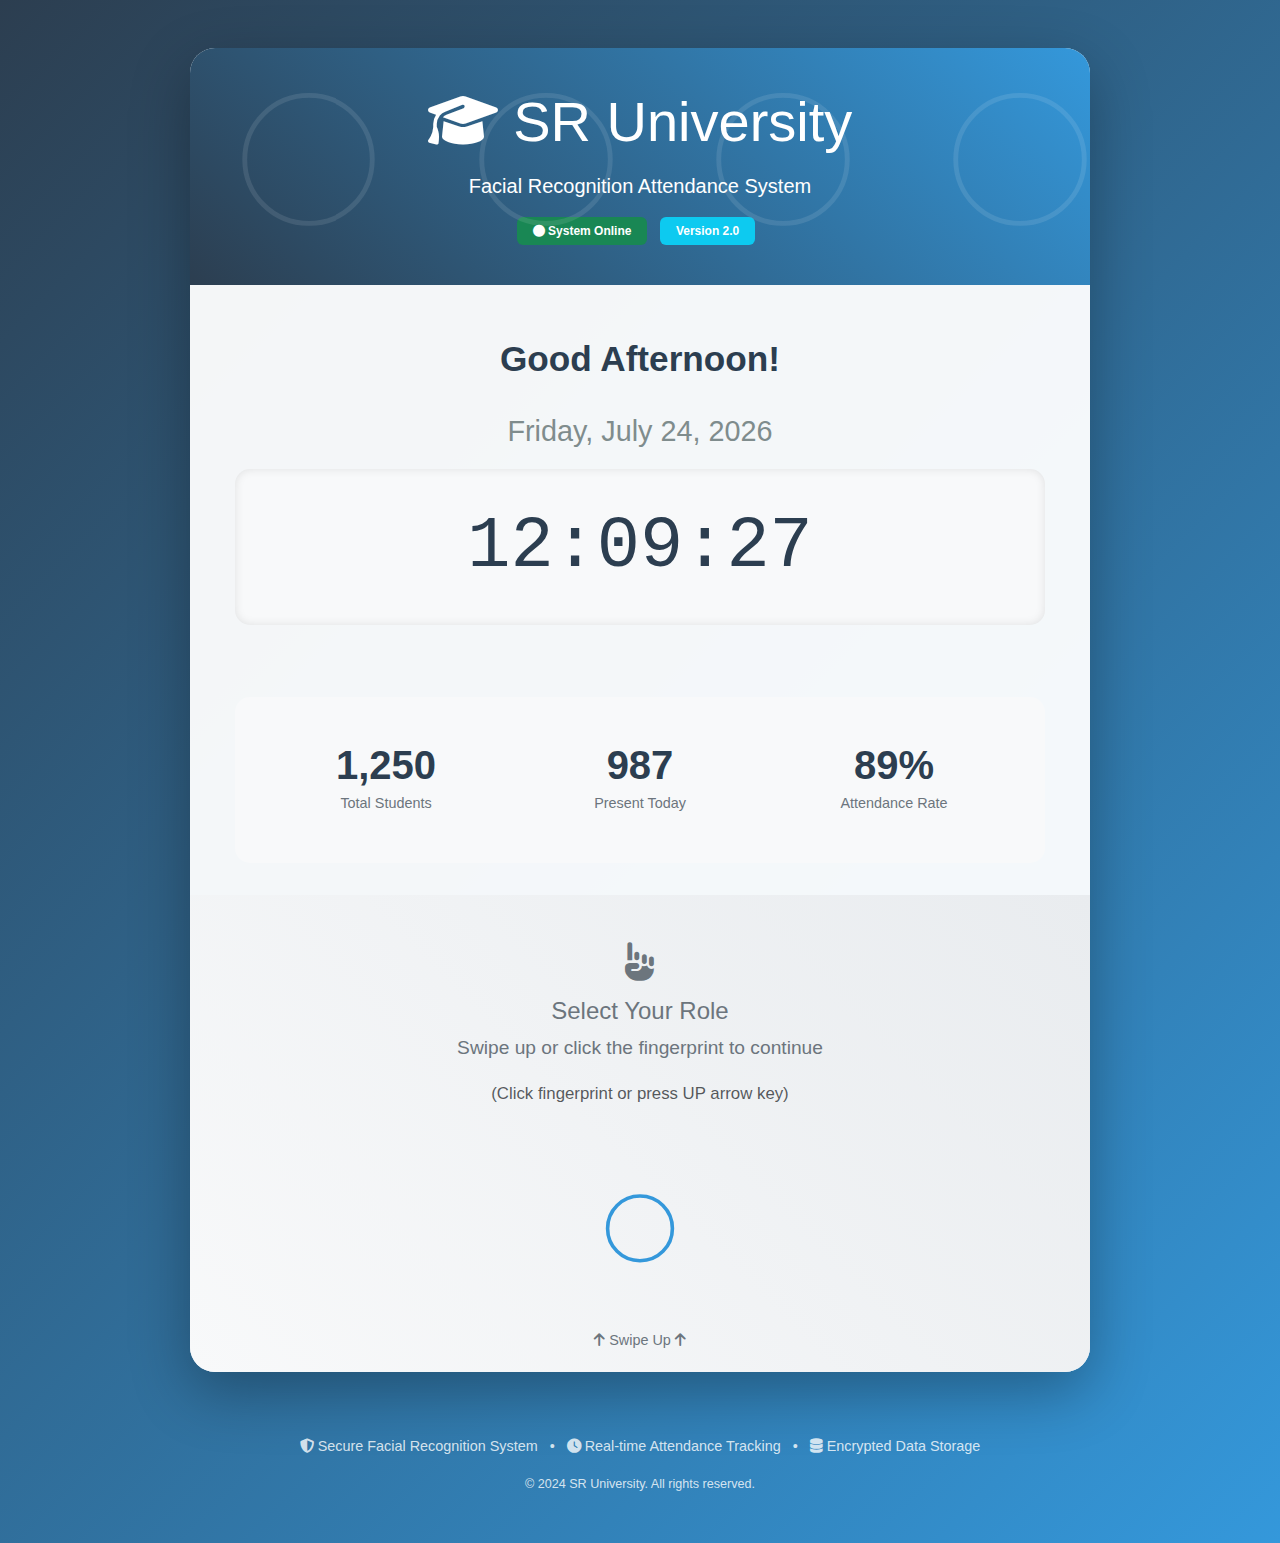
<file: templates/index.html>
<!DOCTYPE html>
<html lang="en">
<head>
    <meta charset="UTF-8">
    <meta name="viewport" content="width=device-width, initial-scale=1.0">
    <title>Face Attendance System - SR University</title>
    <link href="https://cdn.jsdelivr.net/npm/bootstrap@5.1.3/dist/css/bootstrap.min.css" rel="stylesheet">
    <link rel="stylesheet" href="https://cdnjs.cloudflare.com/ajax/libs/font-awesome/6.4.0/css/all.min.css">
    <style>
        body {
            background: linear-gradient(135deg, #2c3e50 0%, #3498db 100%);
            min-height: 100vh;
            font-family: 'Segoe UI', Tahoma, Geneva, Verdana, sans-serif;
            overflow-x: hidden;
        }
        
        .welcome-container {
            background: rgba(255, 255, 255, 0.95);
            border-radius: 25px;
            box-shadow: 0 20px 60px rgba(0, 0, 0, 0.3);
            overflow: hidden;
            margin: 2rem auto;
            max-width: 900px;
        }
        
        .university-header {
            background: linear-gradient(45deg, #2c3e50, #3498db);
            color: white;
            padding: 2.5rem;
            text-align: center;
            position: relative;
            overflow: hidden;
        }
        
        .university-header::before {
            content: '';
            position: absolute;
            top: 0;
            left: 0;
            right: 0;
            bottom: 0;
            background: url('data:image/svg+xml,<svg xmlns="http://www.w3.org/2000/svg" viewBox="0 0 100 100" opacity="0.1"><path d="M50,20 C65,20 77,32 77,47 C77,62 65,74 50,74 C35,74 23,62 23,47 C23,32 35,20 50,20" fill="none" stroke="white" stroke-width="2"/></svg>') repeat;
        }
        
        .time-display {
            font-size: 4.5rem;
            font-weight: 300;
            color: #2c3e50;
            text-align: center;
            padding: 1.5rem;
            font-family: 'Courier New', monospace;
            background: #f8f9fa;
            border-radius: 15px;
            margin: 1rem auto;
            width: 90%;
            box-shadow: inset 0 0 10px rgba(0,0,0,0.1);
        }
        
        .date-display {
            font-size: 1.8rem;
            color: #7f8c8d;
            text-align: center;
            margin-bottom: 1rem;
            font-weight: 500;
        }
        
        .greeting {
            font-size: 2.2rem;
            color: #2c3e50;
            text-align: center;
            margin: 1.5rem 0;
            font-weight: 600;
        }
        
        .swipe-section {
            background: linear-gradient(45deg, #f8f9fa, #e9ecef);
            padding: 3rem 2rem;
            position: relative;
            min-height: 300px;
            display: flex;
            flex-direction: column;
            align-items: center;
            justify-content: center;
        }
        
        .swipe-instruction {
            text-align: center;
            color: #6c757d;
            margin-bottom: 2rem;
            animation: pulse 2s infinite;
            font-size: 1.2rem;
        }
        
        @keyframes pulse {
            0% { opacity: 0.7; transform: translateY(0); }
            50% { opacity: 1; transform: translateY(-5px); }
            100% { opacity: 0.7; transform: translateY(0); }
        }
        
        .fingerprint-animation {
            width: 120px;
            height: 120px;
            margin: 2rem auto;
            position: relative;
        }
        
        .fingerprint {
            width: 100%;
            height: 100%;
            background: url("data:image/svg+xml,%3Csvg xmlns='http://www.w3.org/2000/svg' viewBox='0 0 100 100'%3E%3Cpath d='M50,20 C65,20 77,32 77,47 C77,62 65,74 50,74 C35,74 23,62 23,47 C23,32 35,20 50,20' fill='none' stroke='%233498db' stroke-width='3'/%3E%3C/svg%3E") no-repeat center;
            animation: scan 2s infinite ease-in-out;
        }
        
        @keyframes scan {
            0% { transform: translateY(0) scale(1); opacity: 0.5; }
            50% { transform: translateY(20px) scale(1.1); opacity: 1; }
            100% { transform: translateY(0) scale(1); opacity: 0.5; }
        }
        
        .role-selection {
            display: none;
            padding: 3rem 2rem;
            background: white;
            text-align: center;
            animation: fadeIn 0.5s ease-out;
        }
        
        @keyframes fadeIn {
            from { opacity: 0; transform: translateY(20px); }
            to { opacity: 1; transform: translateY(0); }
        }
        
        .role-card {
            background: white;
            border-radius: 20px;
            padding: 3rem 2rem;
            margin: 1.5rem;
            cursor: pointer;
            transition: all 0.4s;
            border: 3px solid transparent;
            box-shadow: 0 15px 35px rgba(0, 0, 0, 0.1);
            position: relative;
            overflow: hidden;
        }
        
        .role-card::before {
            content: '';
            position: absolute;
            top: 0;
            left: 0;
            right: 0;
            height: 5px;
            background: linear-gradient(90deg, transparent, currentColor, transparent);
            opacity: 0;
            transition: opacity 0.3s;
        }
        
        .role-card:hover::before {
            opacity: 1;
        }
        
        .role-card:hover {
            transform: translateY(-15px) scale(1.03);
            box-shadow: 0 25px 50px rgba(0, 0, 0, 0.15);
        }
        
        .role-card.student:hover {
            border-color: #3498db;
        }
        
        .role-card.teacher:hover {
            border-color: #2ecc71;
        }
        
        .role-icon {
            font-size: 5rem;
            margin-bottom: 1.5rem;
            transition: transform 0.3s;
        }
        
        .role-card:hover .role-icon {
            transform: scale(1.1);
        }
        
        .role-card.student .role-icon {
            color: #3498db;
        }
        
        .role-card.teacher .role-icon {
            color: #2ecc71;
        }
        
        .stats-grid {
            display: grid;
            grid-template-columns: repeat(3, 1fr);
            gap: 1rem;
            padding: 2rem;
            background: #f8f9fa;
            border-radius: 15px;
            margin: 2rem auto;
            width: 90%;
        }
        
        .stat-item {
            text-align: center;
            padding: 1rem;
        }
        
        .stat-number {
            font-size: 2.5rem;
            font-weight: bold;
            color: #2c3e50;
            line-height: 1;
        }
        
        .stat-label {
            color: #6c757d;
            font-size: 0.9rem;
            margin-top: 0.5rem;
        }
        
        .footer {
            text-align: center;
            padding: 2rem;
            color: rgba(255, 255, 255, 0.8);
            font-size: 0.9rem;
        }
        
        .swipe-hint {
            position: absolute;
            bottom: 20px;
            left: 0;
            right: 0;
            text-align: center;
            color: #6c757d;
            font-size: 0.9rem;
        }
        
        .swipe-area {
            position: absolute;
            top: 0;
            left: 0;
            width: 100%;
            height: 100%;
            cursor: pointer;
            z-index: 10;
        }
        
        .mobile-only {
            display: none;
        }
        
        @media (max-width: 768px) {
            .time-display {
                font-size: 3rem;
            }
            
            .date-display {
                font-size: 1.4rem;
            }
            
            .greeting {
                font-size: 1.8rem;
            }
            
            .stats-grid {
                grid-template-columns: 1fr;
                gap: 0.5rem;
            }
            
            .mobile-only {
                display: block;
            }
            
            .desktop-only {
                display: none;
            }
        }
    </style>
</head>
<body>
    <div class="container-fluid py-3">
        <div class="welcome-container">
            <!-- University Header -->
            <div class="university-header">
                <h1 class="display-4 mb-3"><i class="fas fa-graduation-cap"></i> SR University</h1>
                <p class="lead mb-0">Facial Recognition Attendance System</p>
                <div class="mt-3">
                    <span class="badge bg-success px-3 py-2">
                        <i class="fas fa-circle"></i> System Online
                    </span>
                    <span class="badge bg-info px-3 py-2 mx-2">
                        Version 2.0
                    </span>
                </div>
            </div>
            
            <!-- Welcome & Time Section -->
            <div class="text-center py-4">
                <div class="greeting" id="greeting">Welcome to Campus!</div>
                <div class="date-display" id="currentDate">Monday, January 1, 2024</div>
                <div class="time-display" id="currentTime">00:00:00</div>
            </div>
            
            <!-- Statistics -->
            <div class="stats-grid">
                <div class="stat-item">
                    <div class="stat-number" id="totalStudents">0</div>
                    <div class="stat-label">Total Students</div>
                </div>
                <div class="stat-item">
                    <div class="stat-number" id="presentToday">0</div>
                    <div class="stat-label">Present Today</div>
                </div>
                <div class="stat-item">
                    <div class="stat-number" id="attendanceRate">0%</div>
                    <div class="stat-label">Attendance Rate</div>
                </div>
            </div>
            
            <!-- Swipe Area -->
            <div class="swipe-section" id="swipeSection">
                <div class="swipe-instruction">
                    <i class="fas fa-hand-point-up fa-2x mb-3"></i>
                    <h4>Select Your Role</h4>
                    <p>Swipe up or click the fingerprint to continue</p>
                    <small class="text-muted mobile-only">(Touch and swipe up on screen)</small>
                    <small class="text-muted desktop-only">(Click fingerprint or press UP arrow key)</small>
                </div>
                
                <div class="fingerprint-animation">
                    <div class="fingerprint" id="fingerprint"></div>
                </div>
                
                <div class="swipe-hint">
                    <i class="fas fa-arrow-up"></i> Swipe Up <i class="fas fa-arrow-up"></i>
                </div>
                
                <!-- Hidden swipe area -->
                <div class="swipe-area" id="swipeArea"></div>
            </div>
            
            <!-- Role Selection (Hidden Initially) -->
            <div class="role-selection" id="roleSelection">
                <h2 class="mb-4">Choose Your Portal</h2>
                <p class="text-muted mb-5">Select your role to access the appropriate system</p>
                
                <div class="row justify-content-center">
                    <div class="col-md-5">
                        <div class="role-card student" onclick="selectRole('student_menu')">
                            <div class="role-icon">
                                <i class="fas fa-user-graduate"></i>
                            </div>
                            <h3>Student</h3>
                            <p class="text-muted">Portal or Quick Attendance</p>
                            <div class="mt-4">
                                <span class="badge bg-primary">Face Recognition</span>
                                <span class="badge bg-info mx-1">Auto Attendance</span>
                                <span class="badge bg-success">Digital Receipt</span>
                            </div>
                        </div>
                    </div>
                    
                    <div class="col-md-5">
                        <div class="role-card teacher" onclick="selectRole('teacher')">
                            <div class="role-icon">
                                <i class="fas fa-chalkboard-teacher"></i>
                            </div>
                            <h3>Teacher Portal</h3>
                            <p class="text-muted">Manage sections, track attendance, generate reports</p>
                            <div class="mt-4">
                                <span class="badge bg-warning">Section Management</span>
                                <span class="badge bg-danger mx-1">Attendance Tracking</span>
                                <span class="badge bg-secondary">Analytics</span>
                            </div>
                        </div>
                    </div>
                </div>
                
                <div class="mt-5">
                    <button class="btn btn-outline-secondary" onclick="resetSelection()">
                        <i class="fas fa-redo"></i> Try Again
                    </button>
                    <div class="mt-3">
                        <small class="text-muted">
                            <i class="fas fa-info-circle"></i>
                            For assistance, contact IT Support - Room 101
                        </small>
                    </div>
                </div>
            </div>
        </div>
        
        <!-- Footer -->
        <div class="footer">
            <p>
                <i class="fas fa-shield-alt"></i> Secure Facial Recognition System 
                <span class="mx-2">•</span>
                <i class="fas fa-clock"></i> Real-time Attendance Tracking
                <span class="mx-2">•</span>
                <i class="fas fa-database"></i> Encrypted Data Storage
            </p>
            <small>© 2024 SR University. All rights reserved.</small>
        </div>
    </div>

    <script src="https://code.jquery.com/jquery-3.6.0.min.js"></script>
    <script src="https://cdn.jsdelivr.net/npm/bootstrap@5.1.3/dist/js/bootstrap.bundle.min.js"></script>
    
    <script>
        // Update time and date
        function updateDateTime() {
            const now = new Date();
            const hour = now.getHours();
            
            // Update greeting based on time
            let greeting = "Welcome to Campus!";
            if (hour < 12) greeting = "Good Morning!";
            else if (hour < 18) greeting = "Good Afternoon!";
            else greeting = "Good Evening!";
            
            document.getElementById('greeting').textContent = greeting;
            
            // Update time
            const timeString = now.toLocaleTimeString('en-US', {hour12: false});
            document.getElementById('currentTime').textContent = timeString;
            
            // Update date
            const dateOptions = { 
                weekday: 'long', 
                year: 'numeric', 
                month: 'long', 
                day: 'numeric' 
            };
            const dateString = now.toLocaleDateString('en-US', dateOptions);
            document.getElementById('currentDate').textContent = dateString;
        }
        
        // Update every second
        setInterval(updateDateTime, 1000);
        updateDateTime();
        
        // Load statistics
        function loadStatistics() {
            // Demo statistics (replace with real API call)
            document.getElementById('totalStudents').textContent = '1,250';
            document.getElementById('presentToday').textContent = '987';
            document.getElementById('attendanceRate').textContent = '89%';
            
            // Real API call (uncomment when backend is ready)
            /*
            fetch('/api/stats')
                .then(response => response.json())
                .then(data => {
                    document.getElementById('totalStudents').textContent = data.total_students || '0';
                    document.getElementById('presentToday').textContent = data.present_today || '0';
                    document.getElementById('attendanceRate').textContent = data.attendance_rate || '0%';
                })
                .catch(error => {
                    console.error('Error loading statistics:', error);
                });
            */
        }
        
        // Load stats on page load
        window.addEventListener('load', loadStatistics);
        
        // Role selection functions
        function selectRole(role) {
            if (role === 'student_menu') {
                showStudentMenu();
            } else if (role === 'teacher') {
                window.location.href = '/teacher_login';
            } else if (role === 'student_portal') {
                window.location.href = '/student_portal';
            } else if (role === 'attendance') {
                window.location.href = '/student_scan';
            }
        }
        
        function showStudentMenu() {
            // Show modal with Student Portal and Attendance options
            const menuHtml = `
                <div class="modal fade" id="studentMenu" tabindex="-1" style="display: flex !important; align-items: center; justify-content: center;">
                    <div class="modal-dialog modal-dialog-centered">
                        <div class="modal-content" style="border-radius: 15px; box-shadow: 0 10px 40px rgba(0,0,0,0.2);">
                            <div class="modal-header" style="border-bottom: 2px solid #6c63ff; padding: 20px;">
                                <h5 class="modal-title" style="font-weight: 600; color: #333;">Student Menu</h5>
                                <button type="button" class="btn-close" onclick="closeStudentMenu()"></button>
                            </div>
                            <div class="modal-body" style="padding: 30px;">
                                <div class="row g-3">
                                    <div class="col-12">
                                        <button class="btn btn-primary w-100 py-3" onclick="selectRole('student_portal')" style="font-size: 16px; border-radius: 10px;">
                                            <i class="fas fa-sign-in-alt"></i> Student Portal
                                        </button>
                                        <small class="text-muted d-block mt-2">Login/Register and check your profile</small>
                                    </div>
                                    <div class="col-12">
                                        <button class="btn btn-success w-100 py-3" onclick="selectRole('attendance')" style="font-size: 16px; border-radius: 10px;">
                                            <i class="fas fa-camera"></i> Quick Attendance
                                        </button>
                                        <small class="text-muted d-block mt-2">Scan your face for immediate attendance check-in</small>
                                    </div>
                                </div>
                            </div>
                        </div>
                    </div>
                </div>
            `;
            
            // Remove old menu if exists
            const oldMenu = document.getElementById('studentMenu');
            if (oldMenu) oldMenu.remove();
            
            document.body.insertAdjacentHTML('beforeend', menuHtml);
            document.getElementById('studentMenu').style.display = 'flex';
        }
        
        function closeStudentMenu() {
            const menu = document.getElementById('studentMenu');
            if (menu) menu.remove();
        }
        
        function resetSelection() {
            document.getElementById('roleSelection').style.display = 'none';
            document.getElementById('swipeSection').style.display = 'flex';
        }
        
        // Swipe detection
        document.addEventListener('DOMContentLoaded', function() {
            const swipeArea = document.getElementById('swipeArea');
            const fingerprint = document.getElementById('fingerprint');
            let startY = 0;
            let isSwiping = false;
            
            // Touch events for mobile
            swipeArea.addEventListener('touchstart', function(e) {
                startY = e.touches[0].clientY;
                isSwiping = true;
                fingerprint.style.animation = 'none';
            });
            
            swipeArea.addEventListener('touchmove', function(e) {
                if (!isSwiping) return;
                
                const currentY = e.touches[0].clientY;
                const swipeDistance = startY - currentY;
                
                // Visual feedback
                if (swipeDistance > 0) {
                    const progress = Math.min(swipeDistance / 100, 1);
                    fingerprint.style.transform = `translateY(${progress * 50}px) scale(${1 + progress * 0.2})`;
                }
            });
            
            swipeArea.addEventListener('touchend', function(e) {
                if (!isSwiping) return;
                
                const endY = e.changedTouches[0].clientY;
                const swipeDistance = startY - endY;
                
                if (swipeDistance > 50) {
                    showRoleSelection();
                }
                
                isSwiping = false;
                fingerprint.style.animation = 'scan 2s infinite ease-in-out';
                fingerprint.style.transform = 'translateY(0) scale(1)';
            });
            
            // Mouse events for desktop
            swipeArea.addEventListener('mousedown', function(e) {
                startY = e.clientY;
                isSwiping = true;
                fingerprint.style.animation = 'none';
            });
            
            swipeArea.addEventListener('mousemove', function(e) {
                if (!isSwiping) return;
                
                const currentY = e.clientY;
                const swipeDistance = startY - currentY;
                
                if (swipeDistance > 0) {
                    const progress = Math.min(swipeDistance / 100, 1);
                    fingerprint.style.transform = `translateY(${progress * 50}px) scale(${1 + progress * 0.2})`;
                }
            });
            
            swipeArea.addEventListener('mouseup', function(e) {
                if (!isSwiping) return;
                
                const endY = e.clientY;
                const swipeDistance = startY - endY;
                
                if (swipeDistance > 50) {
                    showRoleSelection();
                }
                
                isSwiping = false;
                fingerprint.style.animation = 'scan 2s infinite ease-in-out';
                fingerprint.style.transform = 'translateY(0) scale(1)';
            });
            
            // Click on fingerprint
            fingerprint.addEventListener('click', showRoleSelection);
            
            // Keyboard support
            document.addEventListener('keydown', function(e) {
                if (e.key === 'ArrowUp') {
                    showRoleSelection();
                }
                if (e.key === '1' || e.key === 's') {
                    selectRole('student');
                }
                if (e.key === '2' || e.key === 't') {
                    selectRole('teacher');
                }
            });
            
            function showRoleSelection() {
                document.getElementById('swipeSection').style.display = 'none';
                document.getElementById('roleSelection').style.display = 'block';
                
                // Add entrance animation
                const roleCards = document.querySelectorAll('.role-card');
                roleCards.forEach((card, index) => {
                    card.style.opacity = '0';
                    card.style.transform = 'translateY(30px)';
                    
                    setTimeout(() => {
                        card.style.transition = 'all 0.5s ease-out';
                        card.style.opacity = '1';
                        card.style.transform = 'translateY(0)';
                    }, index * 200);
                });
            }
            
            // Auto-show role selection after 10 seconds (for demo)
            setTimeout(() => {
                if (document.getElementById('swipeSection').style.display !== 'none') {
                    showRoleSelection();
                }
            }, 10000);
        });
    </script>
</body>
</html>
</file>
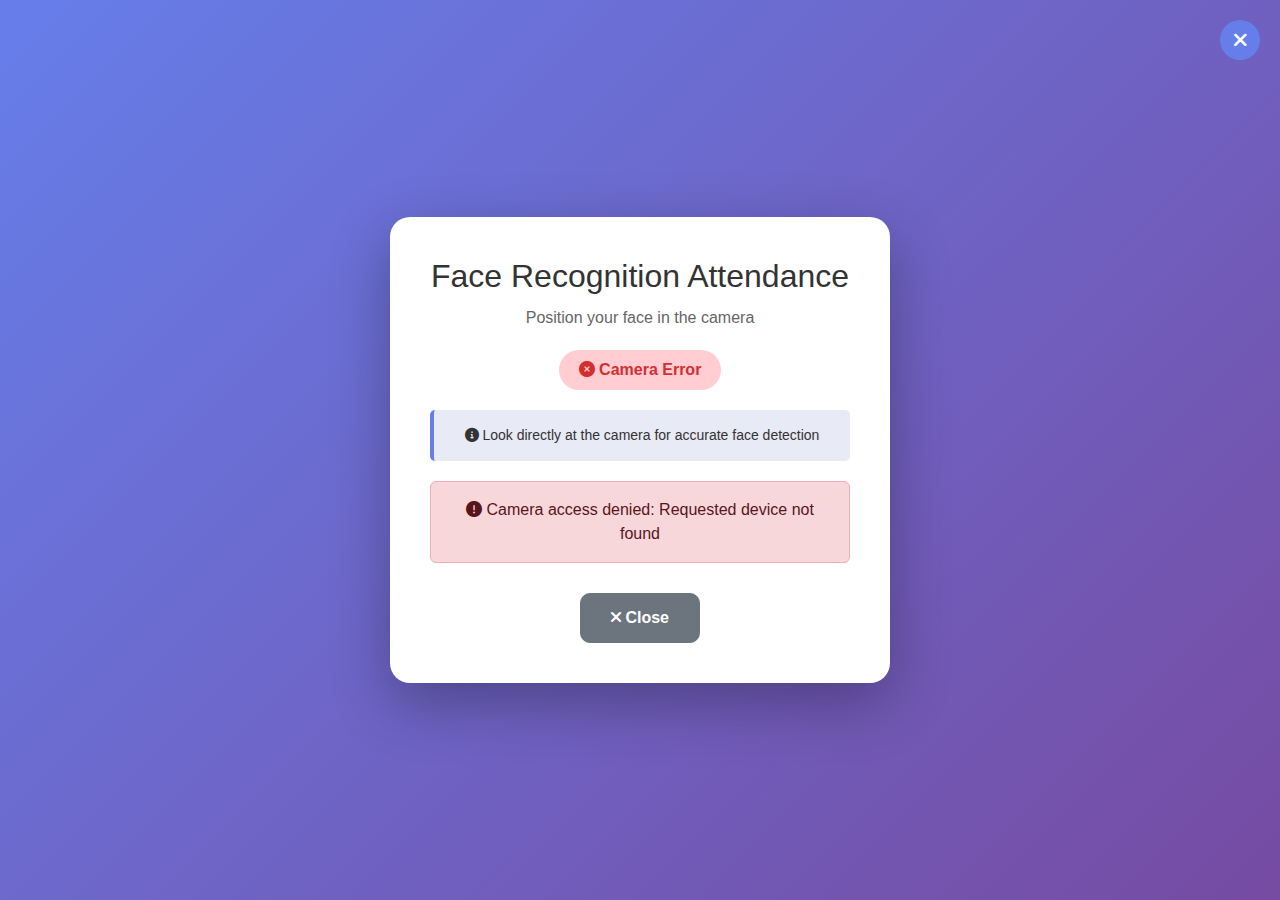
<file: templates/student_scan.html>
<!DOCTYPE html>
<html lang="en">
<head>
    <meta charset="UTF-8">
    <meta name="viewport" content="width=device-width, initial-scale=1.0">
    <title>Student Attendance - Face Scan</title>
    <link href="https://cdn.jsdelivr.net/npm/bootstrap@5.1.3/dist/css/bootstrap.min.css" rel="stylesheet">
    <link href="https://cdnjs.cloudflare.com/ajax/libs/font-awesome/6.0.0/css/all.min.css" rel="stylesheet">
    <style>
        * {
            margin: 0;
            padding: 0;
            box-sizing: border-box;
        }
        
        body {
            background: linear-gradient(135deg, #667eea 0%, #764ba2 100%);
            min-height: 100vh;
            display: flex;
            align-items: center;
            justify-content: center;
            font-family: 'Segoe UI', Tahoma, Geneva, Verdana, sans-serif;
        }
        
        .scan-container {
            background: white;
            border-radius: 20px;
            box-shadow: 0 20px 60px rgba(0, 0, 0, 0.3);
            padding: 40px;
            max-width: 500px;
            width: 100%;
        }
        
        .camera-section {
            text-align: center;
            margin-bottom: 30px;
        }
        
        .camera-feed {
            width: 100%;
            height: 400px;
            background: #000;
            border-radius: 15px;
            display: none;
            position: relative;
            overflow: hidden;
            margin-bottom: 20px;
        }
        
        .camera-feed video {
            width: 100%;
            height: 100%;
            object-fit: cover;
        }
        
        .camera-overlay {
            position: absolute;
            top: 50%;
            left: 50%;
            transform: translate(-50%, -50%);
            width: 250px;
            height: 300px;
            border: 3px solid #00ff00;
            border-radius: 50%;
            box-shadow: inset 0 0 20px rgba(0, 255, 0, 0.2);
        }
        
        .status-badge {
            display: inline-block;
            padding: 8px 20px;
            border-radius: 50px;
            font-weight: 600;
            margin-bottom: 20px;
        }
        
        .status-scanning {
            background: #e3f2fd;
            color: #1976d2;
            animation: pulse 1.5s infinite;
        }
        
        .status-detected {
            background: #c8e6c9;
            color: #388e3c;
        }
        
        .status-error {
            background: #ffcdd2;
            color: #d32f2f;
        }
        
        @keyframes pulse {
            0%, 100% { opacity: 1; }
            50% { opacity: 0.6; }
        }
        
        .receipt {
            background: #f9f9f9;
            border: 2px dashed #999;
            border-radius: 10px;
            padding: 20px;
            margin: 20px 0;
            text-align: center;
            display: none;
            font-family: 'Courier New', monospace;
        }
        
        .receipt-header {
            font-size: 18px;
            font-weight: bold;
            margin-bottom: 15px;
            color: #333;
            border-bottom: 2px dashed #999;
            padding-bottom: 10px;
        }
        
        .receipt-item {
            display: flex;
            justify-content: space-between;
            padding: 8px 0;
            font-size: 14px;
            color: #555;
        }
        
        .receipt-item-label {
            font-weight: 600;
            text-align: left;
        }
        
        .receipt-item-value {
            text-align: right;
            color: #333;
        }
        
        .receipt-status {
            margin-top: 15px;
            padding-top: 15px;
            border-top: 2px dashed #999;
            font-size: 16px;
            font-weight: bold;
        }
        
        .status-present {
            color: #388e3c;
        }
        
        .status-late {
            color: #f57c00;
        }
        
        .btn-action {
            padding: 12px 30px;
            font-size: 16px;
            border-radius: 10px;
            font-weight: 600;
            transition: all 0.3s ease;
        }
        
        .btn-action:hover {
            transform: translateY(-2px);
            box-shadow: 0 10px 20px rgba(0, 0, 0, 0.2);
        }
        
        .close-btn {
            position: absolute;
            top: 20px;
            right: 20px;
            background: #667eea;
            border: none;
            color: white;
            width: 40px;
            height: 40px;
            border-radius: 50%;
            font-size: 20px;
            cursor: pointer;
            display: flex;
            align-items: center;
            justify-content: center;
            transition: all 0.3s ease;
        }
        
        .close-btn:hover {
            background: #764ba2;
            transform: rotate(90deg);
        }
        
        .instructions {
            background: #e8eaf6;
            border-left: 4px solid #667eea;
            padding: 15px;
            border-radius: 5px;
            margin-bottom: 20px;
            font-size: 14px;
            color: #333;
        }
    </style>
</head>
<body>
    <div class="scan-container">
        <button class="close-btn" onclick="closeWindow()">
            <i class="fas fa-times"></i>
        </button>
        
        <div class="camera-section">
            <h2 style="margin-bottom: 10px; color: #333;">Face Recognition Attendance</h2>
            <p style="color: #666; margin-bottom: 20px;">Position your face in the camera</p>
            
            <span class="status-badge status-scanning" id="statusBadge">
                <i class="fas fa-circle-notch fa-spin"></i> Initializing Camera...
            </span>
            
            <div class="instructions">
                <i class="fas fa-info-circle"></i> Look directly at the camera for accurate face detection
            </div>
            
            <div class="camera-feed" id="cameraFeed">
                <video id="video" autoplay playsinline></video>
                <div class="camera-overlay"></div>
            </div>
            
            <div class="receipt" id="receipt">
                <div class="receipt-header">ATTENDANCE RECEIPT</div>
                <div class="receipt-item">
                    <span class="receipt-item-label">Name:</span>
                    <span class="receipt-item-value" id="receiptName">-</span>
                </div>
                <div class="receipt-item">
                    <span class="receipt-item-label">SR Code:</span>
                    <span class="receipt-item-value" id="receiptSRCode">-</span>
                </div>
                <div class="receipt-item">
                    <span class="receipt-item-label">Class:</span>
                    <span class="receipt-item-value" id="receiptClass">-</span>
                </div>
                <div class="receipt-item">
                    <span class="receipt-item-label">Time In:</span>
                    <span class="receipt-item-value" id="receiptTime">-</span>
                </div>
                <div class="receipt-item receipt-status">
                    <span id="receiptStatus" class="status-present">PRESENT</span>
                </div>
                <div style="margin-top: 15px; font-size: 12px; color: #999;">
                    <i class="fas fa-clock"></i> <span id="receiptTimestamp"></span>
                </div>
            </div>
            
            <div id="errorMessage" style="display: none; margin: 20px 0;">
                <div class="alert alert-danger" role="alert">
                    <i class="fas fa-exclamation-circle"></i> <span id="errorText"></span>
                </div>
            </div>
        </div>
        
        <div style="text-align: center; margin-top: 30px;">
            <button class="btn btn-secondary btn-action" onclick="closeWindow()">
                <i class="fas fa-times"></i> Close
            </button>
        </div>
    </div>
    
    <script>
        let streaming = false;
        let lastDetectionTime = 0;
        
        async function initCamera() {
            try {
                const stream = await navigator.mediaDevices.getUserMedia({
                    video: { 
                        width: { ideal: 640 },
                        height: { ideal: 480 },
                        facingMode: 'user'
                    }
                });
                
                const video = document.getElementById('video');
                video.srcObject = stream;
                
                document.getElementById('cameraFeed').style.display = 'block';
                document.getElementById('statusBadge').innerHTML = '<i class="fas fa-video"></i> Camera Ready - Scanning for Face...';
                document.getElementById('statusBadge').className = 'status-badge status-scanning';
                
                streaming = true;
                startDetection();
            } catch (error) {
                showError('Camera access denied: ' + error.message);
                document.getElementById('statusBadge').innerHTML = '<i class="fas fa-times-circle"></i> Camera Error';
                document.getElementById('statusBadge').className = 'status-badge status-error';
            }
        }
        
        function startDetection() {
            const video = document.getElementById('video');
            
            const detectionInterval = setInterval(async () => {
                if (!streaming) {
                    clearInterval(detectionInterval);
                    return;
                }
                
                try {
                    const now = Date.now();
                    if (now - lastDetectionTime < 2000) return; // Scan every 2 seconds
                    lastDetectionTime = now;
                    
                    // Simulate face detection (generates random encoding)
                    const faceDetected = Math.random() > 0.7; // 30% chance to simulate detection
                    
                    if (faceDetected) {
                        document.getElementById('statusBadge').innerHTML = '<i class="fas fa-face-smile"></i> Face Detected - Processing...';
                        document.getElementById('statusBadge').className = 'status-badge status-detected';
                        
                        // Generate random face encoding for demo
                        const faceEncoding = Array.from({length: 128}, () => Math.random());
                        await sendFaceToBackend(faceEncoding);
                        streaming = false;
                    }
                } catch (error) {
                    console.error('Detection error:', error);
                }
            }, 100);
        }
        
        async function sendFaceToBackend(encoding) {
            try {
                const response = await fetch('/api/detect_attendance', {
                    method: 'POST',
                    headers: {
                        'Content-Type': 'application/json',
                    },
                    body: JSON.stringify({ face_encoding: encoding })
                });
                
                const data = await response.json();
                
                if (data.success) {
                    showReceipt(data);
                    document.getElementById('statusBadge').innerHTML = '<i class="fas fa-check-circle"></i> Attendance Marked';
                    document.getElementById('statusBadge').className = 'status-badge status-detected';
                } else {
                    showError(data.message);
                    document.getElementById('statusBadge').innerHTML = '<i class="fas fa-exclamation-triangle"></i> ' + data.message;
                    document.getElementById('statusBadge').className = 'status-badge status-error';
                    streaming = true; // Resume scanning
                }
            } catch (error) {
                showError('Error: ' + error.message);
                document.getElementById('statusBadge').className = 'status-badge status-error';
                streaming = true;
            }
        }
        
        function showReceipt(data) {
            document.getElementById('receiptName').textContent = data.student_name;
            document.getElementById('receiptSRCode').textContent = data.sr_code;
            document.getElementById('receiptClass').textContent = data.class;
            document.getElementById('receiptTime').textContent = data.time_in;
            
            const statusElement = document.getElementById('receiptStatus');
            if (data.status === 'Late') {
                statusElement.className = 'status-late';
                statusElement.textContent = '⚠ LATE';
            } else {
                statusElement.className = 'status-present';
                statusElement.textContent = '✓ PRESENT';
            }
            
            document.getElementById('receiptTimestamp').textContent = new Date().toLocaleString();
            document.getElementById('receipt').style.display = 'block';
            document.getElementById('errorMessage').style.display = 'none';
        }
        
        function showError(message) {
            document.getElementById('errorText').textContent = message;
            document.getElementById('errorMessage').style.display = 'block';
            document.getElementById('receipt').style.display = 'none';
        }
        
        function closeWindow() {
            streaming = false;
            const video = document.getElementById('video');
            if (video.srcObject) {
                video.srcObject.getTracks().forEach(track => track.stop());
            }
            window.close();
        }
        
        // Initialize on page load
        window.addEventListener('load', initCamera);
        
        // Cleanup on page unload
        window.addEventListener('beforeunload', () => {
            streaming = false;
        });
    </script>
</body>
</html>
</file>
